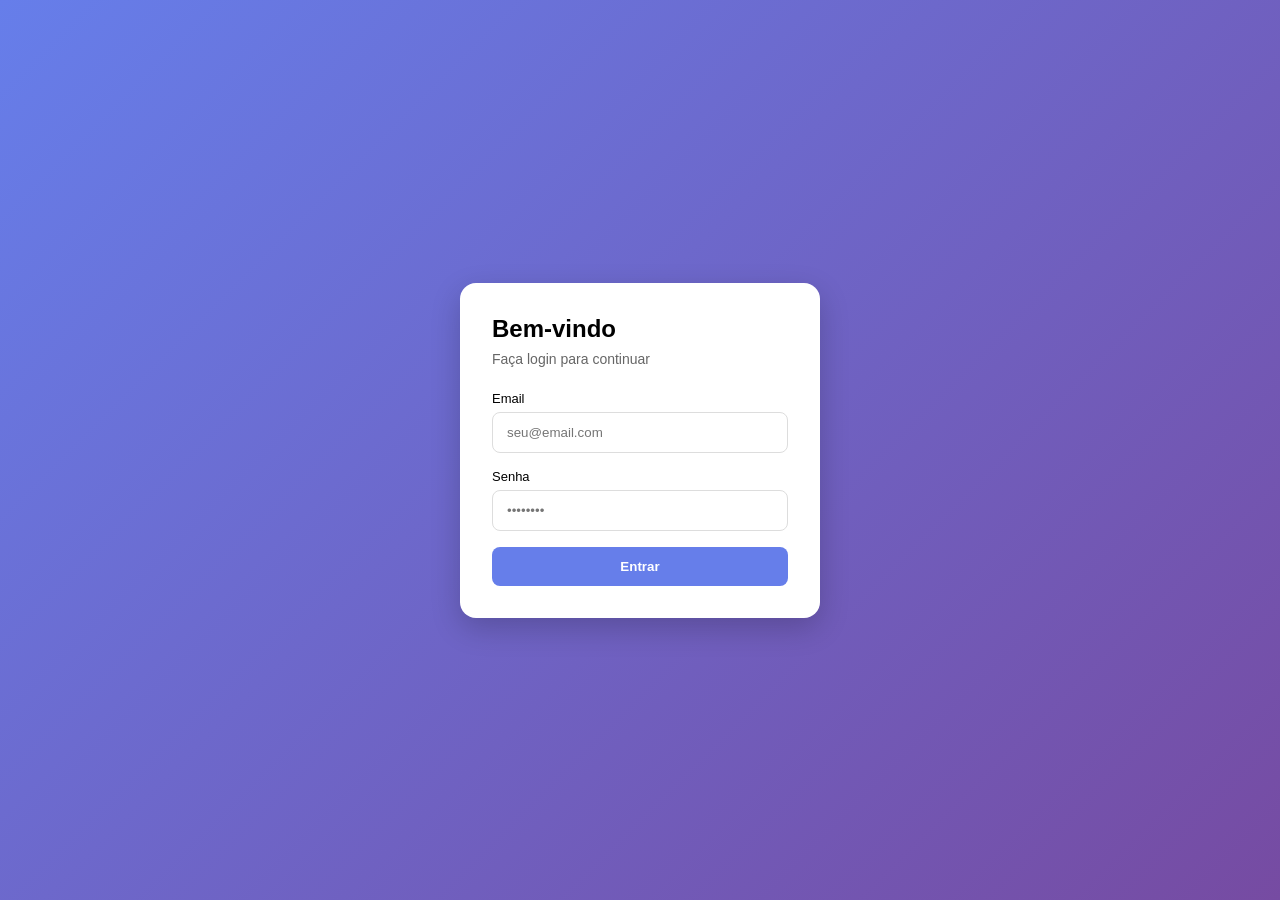
<file: index.html>
<!DOCTYPE html>
<html lang="pt-BR">
<head>
<link rel="shortcut icon" type="image/x-icon" href="favicon.ico">
<meta charset="UTF-8">
<meta name="viewport" content="width=device-width, initial-scale=1.0">
<title>Vision - Site Completo</title>
<style>
*{margin:0;padding:0;box-sizing:border-box;font-family:'Segoe UI',sans-serif}
body{background:#f0f2f5;min-height:100vh}

/* TELAS - SISTEMA DE ROTAS */
.page{display:none;min-height:100vh}
.page.active{display:flex}

/* LOGIN */
#page-login{background:linear-gradient(135deg,#667eea,#764ba2);align-items:center;justify-content:center}
.card-login{background:#fff;width:360px;padding:32px;border-radius:16px;box-shadow:0 10px 30px rgba(0,0,0,.2)}
.card-login h1{font-size:24px;margin-bottom:8px}
.card-login p{font-size:14px;color:#666;margin-bottom:24px}
.input-group{margin-bottom:16px}
.input-group label{font-size:13px;display:block;margin-bottom:6px}
.input-group input{width:100%;padding:12px 14px;border:1px solid #ddd;border-radius:8px;outline:none}
.input-group input:focus{border-color:#667eea;box-shadow:0 0 0 3px rgba(102,126,234,.15)}
.btn{width:100%;padding:12px;border:none;border-radius:8px;background:#667eea;color:#fff;font-weight:600;cursor:pointer;transition:.2s}
.btn:hover{background:#5a6fd6}

/* SUCESSO SPLIT */
#page-sucesso{background:#fff}
.left{flex:1;background:linear-gradient(135deg,#667eea,#764ba2);display:flex;align-items:center;justify-content:center;color:#fff;padding:40px}
.left h2{font-size:36px;line-height:1.2}
.right{flex:1;display:flex;align-items:center;justify-content:center;background:#f8fafc}
.card-sucesso{background:#fff;width:380px;padding:40px 32px;border-radius:20px;box-shadow:0 10px 30px rgba(0,0,0,.08);text-align:center}
.icon{width:72px;height:72px;background:#22c55e;color:#fff;font-size:40px;display:flex;align-items:center;justify-content:center;border-radius:50%;margin:0 auto 20px}
.btn-dark{background:#111;width:100%;padding:13px;border:none;border-radius:10px;color:#fff;font-weight:600;cursor:pointer}

/* DASHBOARD */
#page-dashboard{flex-direction:column}
.topbar{height:60px;background:#fff;display:flex;align-items:center;justify-content:space-between;padding:0 24px;box-shadow:0 2px 8px rgba(0,0,0,.05)}
.container{padding:24px;display:grid;grid-template-columns:repeat(auto-fit,minmax(220px,1fr));gap:16px;max-width:1000px;margin:0 auto;width:100%}
.box{background:#fff;padding:20px;border-radius:14px;box-shadow:0 2px 10px rgba(0,0,0,.05);cursor:pointer;transition:.2s}
.box:hover{transform:translateY(-3px)}
.btnSair{padding:8px 14px;border:none;border-radius:8px;background:#eee;cursor:pointer}
</style>
</head>
<body>

<!-- PAGINA 1 - LOGIN -->
<div id="page-login" class="page active">
  <div class="card-login">
    <h1>Bem-vindo</h1>
    <p>Faça login para continuar</p>
    <form id="formLogin">
      <div class="input-group">
        <label>Email</label>
        <input type="email" id="email" placeholder="seu@email.com" required>
      </div>
      <div class="input-group">
        <label>Senha</label>
        <input type="password" id="senha" placeholder="••••••••" required>
      </div>
      <button class="btn" type="submit">Entrar</button>
    </form>
  </div>
</div>

<!-- PAGINA 2 - SUCESSO SPLIT -->
<div id="page-sucesso" class="page">
  <div class="left"><h2>Acesso liberado<br>com sucesso!</h2></div>
  <div class="right">
    <div class="card-sucesso">
      <div class="icon">✓</div>
      <h1>Tudo certo!</h1>
      <p>Seu login foi validado.<br>Você já pode acessar o sistema.</p>
      <button class="btn-dark" onclick="navigate('dashboard')">Ir para o painel</button>
    </div>
  </div>
</div>

<!-- PAGINA 3 - DASHBOARD -->
<div id="page-dashboard" class="page">
  <div class="topbar">
    <b id="userName">Olá, usuário 👋</b>
    <button class="btnSair" onclick="sessionStorage.removeItem('userEmail');navigate('login')">Sair</button>
  </div>
  <div class="container">
    <div class="box" onclick="window.location.href='dashboard.html'"><h3>📊 Dashboard</h3><p>Visão geral do sistema</p></div>
    <div class="box"><h3>👥 Clientes</h3><p>Gerenciar clientes</p></div>
    <div class="box"><h3>📦 Produtos</h3><p>Controle de estoque</p></div>
    <div class="box"><h3>⚙️ Config</h3><p>Ajustes do sistema</p></div>
  </div>
</div>

<script>
// FUNÇÃO PARA TROCAR DE PAGINA (sem recarregar - resolve o Page not found)
function navigate(page){
  document.querySelectorAll('.page').forEach(p => p.classList.remove('active'));
  document.getElementById('page-'+page).classList.add('active');
}

// LOGIN -> SUCESSO
document.getElementById('formLogin').addEventListener('submit', function(e){
  e.preventDefault();
  const email = document.getElementById('email').value;
  if(email){
    document.getElementById('userName').innerText = 'Olá, ' + email + ' 👋';
    sessionStorage.setItem('userEmail', email); // guarda o login para as outras páginas
    navigate('sucesso');
  }
});

// Se já estiver logado (ex.: voltou do dashboard.html), vai direto para a tela inicial
const emailLogado = sessionStorage.getItem('userEmail');
if(emailLogado){
  document.getElementById('userName').innerText = 'Olá, ' + emailLogado + ' 👋';
  navigate('dashboard');
}
</script>

</body>
</html>


<!-- COLE ISSO NO FINAL DO SEU HTML, ANTES DO </body> - NÃO ALTERA SUA TELA -->
<style>
  #login-aceito-overlay{position:fixed;inset:0;background:rgba(15,23,42,.65);backdrop-filter:blur(6px);display:none;place-items:center;z-index:9999;padding:20px}
  #login-aceito-overlay.show{display:grid}
  .login-notif-box{background:#fff;width:100%;max-width:380px;border-radius:18px;overflow:hidden;animation:popIn .4s cubic-bezier(.34,1.56,.64,1);font-family:'Segoe UI',sans-serif}
  .login-notif-head{background:linear-gradient(135deg,#10b981,#059669);color:#fff;padding:22px;text-align:center}
  .login-notif-head .ico{width:58px;height:58px;background:#fff;color:#10b981;border-radius:50%;display:grid;place-items:center;font-size:28px;margin:0 auto 10px;font-weight:800}
  .login-notif-body{padding:20px;color:#0f172a}
  .login-email-preview{background:#f8fafc;border:1px dashed #cbd5e1;border-radius:10px;padding:12px;font-size:13px;margin:12px 0}
  .login-tag{display:inline-block;background:#dcfce7;color:#166534;padding:4px 10px;border-radius:20px;font-size:11px;font-weight:700}
  .login-row{display:flex;justify-content:space-between;font-size:13px;padding:5px 0;border-bottom:1px solid #f1f5f9}
  @keyframes popIn{from{transform:scale(.85);opacity:0}to{transform:scale(1);opacity:1}}
  #login-toast{position:fixed;bottom:20px;right:20px;background:#111827;color:#fff;padding:14px 18px;border-radius:12px;display:none;align-items:center;gap:10px;z-index:10000;font-family:'Segoe UI',sans-serif;box-shadow:0 10px 30px rgba(0,0,0,.3);border-left:4px solid #10b981}
  #login-toast.show{display:flex;animation:slide .3s ease}
  @keyframes slide{from{transform:translateX(100%)}to{transform:translateX(0)}}
</style>

<div id="login-aceito-overlay" onclick="if(event.target===this) fecharNotifLogin()">
  <div class="login-notif-box">
    <div class="login-notif-head">
      <div class="ico">✓</div>
      <h3 style="margin:0;font-size:19px">Login Aceito!</h3>
      <p style="margin:4px 0 0;font-size:13px;opacity:.9">Notificação por e-mail enviada</p>
    </div>
    <div class="login-notif-body">
      <span class="login-tag">📧 E-MAIL ENVIADO</span>
      <div class="login-email-preview">
        <b>Para:</b> <span id="notif-email-para">usuario@email.com</span><br>
        <b>Assunto:</b> Novo acesso detectado
      </div>
      <div class="login-row"><span>📅 Data:</span><b id="notif-data">-</b></div>
      <div class="login-row"><span>⏰ Hora:</span><b id="notif-hora">-</b></div>
      <div class="login-row"><span>🌐 IP:</span><b id="notif-ip">-</b></div>
      <button onclick="fecharNotifLogin()" style="width:100%;margin-top:16px;padding:12px;background:#0f172a;color:#fff;border:none;border-radius:10px;font-weight:700;cursor:pointer">OK, entendi</button>
    </div>
  </div>
</div>

<div id="login-toast">📧 E-mail de login enviado para <b id="toast-email" style="margin-left:4px"></b></div>

<script>
// FUNÇÃO PRINCIPAL - CHAME ELA QUANDO O LOGIN FOR ACEITO
function mostrarNotificacaoLoginAceito(emailDoUsuario) {
  const agora = new Date();
  document.getElementById('notif-email-para').innerText = emailDoUsuario || 'seu e-mail';
  document.getElementById('toast-email').innerText = emailDoUsuario || 'seu e-mail';
  document.getElementById('notif-data').innerText = agora.toLocaleDateString('pt-BR');
  document.getElementById('notif-hora').innerText = agora.toLocaleTimeString('pt-BR');
  document.getElementById('notif-ip').innerText = '189.' + Math.floor(Math.random()*200) + '.' + Math.floor(Math.random()*200) + '.XX';

  // Mostra modal e toast
  document.getElementById('login-aceito-overlay').classList.add('show');
  const toast = document.getElementById('login-toast');
  toast.classList.add('show');
  setTimeout(()=> toast.classList.remove('show'), 4000);

  // Aqui entra seu envio real de e-mail se tiver backend
  // fetch('seu-backend.php', {method:'POST', body: JSON.stringify({email: emailDoUsuario})})
}

function fecharNotifLogin(){
  document.getElementById('login-aceito-overlay').classList.remove('show');
}

// EXEMPLO DE INTEGRAÇÃO AUTOMÁTICA COM SEU FORM EXISTENTE
// Se seu botão de login tem id="btnLogin", ele já vai funcionar sozinho
document.addEventListener('DOMContentLoaded', ()=>{
  const btn = document.querySelector('button[type="submit"], #btnLogin, .btn-login');
  if(btn){
    btn.addEventListener('click', (e)=>{
      // Só mostra se o login for considerado válido
      // Troque essa validação pela sua
      const emailInput = document.querySelector('input[type="email"]');
      const email = emailInput ? emailInput.value : 'usuario@email.com';
      if(email && email.includes('@')){
        setTimeout(()=> mostrarNotificacaoLoginAceito(email), 300);
      }
    });
  }
});
</script>
<!-- FIM DO BLOCO -->
</file>
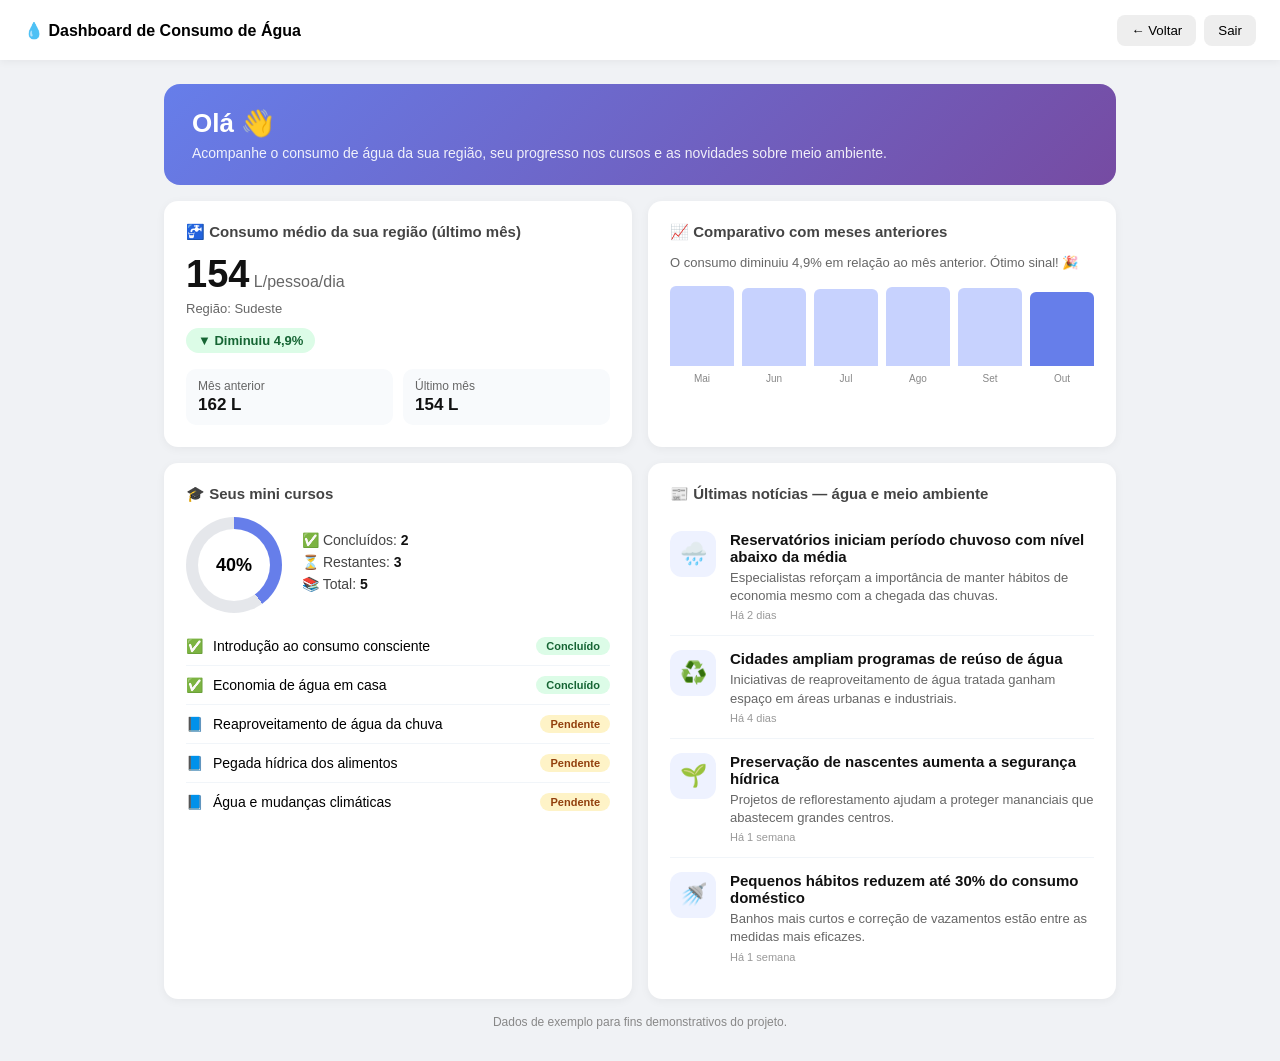
<file: dashboard.html>
<!DOCTYPE html>
<html lang="pt-BR">
<head>
<meta charset="UTF-8">
<meta name="viewport" content="width=device-width, initial-scale=1.0">
<title>Vision - Dashboard</title>
<style>
*{margin:0;padding:0;box-sizing:border-box;font-family:'Segoe UI',sans-serif}
body{background:#f0f2f5;min-height:100vh}
.page{display:none;min-height:100vh}
.page.active{display:flex}
.topbar{height:60px;background:#fff;display:flex;align-items:center;justify-content:space-between;padding:0 24px;box-shadow:0 2px 8px rgba(0,0,0,.05)}
.btnSair{padding:8px 14px;border:none;border-radius:8px;background:#eee;cursor:pointer}

/* PAINEL DE DADOS (Dashboard de consumo de água) */
#page-dados{flex-direction:column}
.topbar-actions{display:flex;gap:8px}
.dados-wrap{padding:24px;max-width:1000px;margin:0 auto;width:100%;display:flex;flex-direction:column;gap:16px}
.dados-hero{background:linear-gradient(135deg,#667eea,#764ba2);color:#fff;border-radius:16px;padding:24px 28px}
.dados-hero h2{font-size:26px;margin-bottom:6px}
.dados-hero p{font-size:14px;opacity:.9}
.grid-2{display:grid;grid-template-columns:repeat(auto-fit,minmax(300px,1fr));gap:16px}
.card-d{background:#fff;padding:22px;border-radius:14px;box-shadow:0 2px 10px rgba(0,0,0,.05)}
.card-d h3{font-size:15px;color:#444;margin-bottom:14px}
.big{font-size:38px;font-weight:700;color:#111;line-height:1}
.big small{font-size:16px;font-weight:500;color:#666}
.sub{font-size:13px;color:#666;margin-top:8px}
.tag-var{display:inline-flex;align-items:center;gap:6px;padding:5px 12px;border-radius:20px;font-size:13px;font-weight:700;margin-top:12px}
.tag-var.down{background:#dcfce7;color:#166534}
.tag-var.up{background:#fee2e2;color:#991b1b}
.compare{display:flex;gap:10px;margin-top:16px}
.compare div{flex:1;background:#f8fafc;border-radius:10px;padding:10px 12px;font-size:12px;color:#666}
.compare b{display:block;font-size:17px;color:#111;margin-top:2px}
.bars{display:flex;align-items:flex-end;gap:8px;height:80px;margin-top:16px}
.bars span{flex:1;background:#c7d2fe;border-radius:6px 6px 0 0;position:relative}
.bars span.cur{background:#667eea}
.bars span em{position:absolute;bottom:-18px;left:50%;transform:translateX(-50%);font-size:10px;font-style:normal;color:#888}
.progress-box{display:flex;align-items:center;gap:20px}
.ring{width:96px;height:96px;border-radius:50%;display:grid;place-items:center;flex-shrink:0}
.ring div{width:72px;height:72px;background:#fff;border-radius:50%;display:grid;place-items:center;font-weight:700;font-size:18px}
.stat-line{font-size:14px;margin-bottom:6px;color:#444}
.stat-line b{color:#111}
.curso-item{display:flex;align-items:center;gap:10px;padding:10px 0;border-bottom:1px solid #f1f5f9;font-size:14px}
.curso-item:last-child{border-bottom:none}
.badge-c{margin-left:auto;font-size:11px;font-weight:700;padding:3px 10px;border-radius:20px}
.badge-c.ok{background:#dcfce7;color:#166534}
.badge-c.pend{background:#fef3c7;color:#92400e}
.noticia{display:flex;gap:14px;padding:14px 0;border-bottom:1px solid #f1f5f9}
.noticia:last-child{border-bottom:none}
.noticia .emoji{width:46px;height:46px;border-radius:12px;background:#eef2ff;display:grid;place-items:center;font-size:22px;flex-shrink:0}
.noticia h4{font-size:15px;color:#111;margin-bottom:4px}
.noticia p{font-size:13px;color:#666;line-height:1.4}
.noticia small{font-size:11px;color:#999;display:block;margin-top:4px}
.aviso-demo{font-size:12px;color:#888;text-align:center;padding-bottom:8px}
</style>
</head>
<body>

<!-- DASHBOARD DE DADOS (consumo de água) -->
<div id="page-dados" class="page active">
  <div class="topbar">
    <b>💧 Dashboard de Consumo de Água</b>
    <div class="topbar-actions">
      <button class="btnSair" onclick="window.location.href='index.html'">← Voltar</button>
      <button class="btnSair" onclick="sessionStorage.removeItem('userEmail');window.location.href='index.html'">Sair</button>
    </div>
  </div>

  <div class="dados-wrap">
    <div class="dados-hero">
      <h2 id="dadosSaudacao">Olá 👋</h2>
      <p>Acompanhe o consumo de água da sua região, seu progresso nos cursos e as novidades sobre meio ambiente.</p>
    </div>

    <div class="grid-2">
      <!-- Consumo médio da região -->
      <div class="card-d">
        <h3>🚰 Consumo médio da sua região (último mês)</h3>
        <div class="big" id="consumoAtual">--<small> L/pessoa/dia</small></div>
        <div class="sub" id="regiaoNome">Região: --</div>
        <span class="tag-var" id="tagVariacao">--</span>
        <div class="compare">
          <div>Mês anterior<b id="consumoAnterior">--</b></div>
          <div>Último mês<b id="consumoAtual2">--</b></div>
        </div>
      </div>

      <!-- Comparativo -->
      <div class="card-d">
        <h3>📈 Comparativo com meses anteriores</h3>
        <div class="sub" id="textoComparativo" style="margin-top:0">--</div>
        <div class="bars" id="barras" style="margin-bottom:24px"></div>
      </div>
    </div>

    <div class="grid-2">
      <!-- Cursos -->
      <div class="card-d">
        <h3>🎓 Seus mini cursos</h3>
        <div class="progress-box">
          <div class="ring" id="anel"><div id="anelTexto">0%</div></div>
          <div>
            <div class="stat-line">✅ Concluídos: <b id="cursosConcluidos">0</b></div>
            <div class="stat-line">⏳ Restantes: <b id="cursosRestantes">0</b></div>
            <div class="stat-line">📚 Total: <b id="cursosTotal">0</b></div>
          </div>
        </div>
        <div id="listaCursos" style="margin-top:14px"></div>
      </div>

      <!-- Notícias -->
      <div class="card-d">
        <h3>📰 Últimas notícias — água e meio ambiente</h3>
        <div id="listaNoticias"></div>
      </div>
    </div>

    <div class="aviso-demo">Dados de exemplo para fins demonstrativos do projeto.</div>
  </div>
</div>

<script>
// ===== DADOS DO PAINEL (troque por dados reais / API quando tiver backend) =====
const DADOS = {
  regiao: 'Sudeste',
  consumoAtual: 154,      // L/pessoa/dia no último mês
  consumoAnterior: 162,   // L/pessoa/dia no mês anterior
  historico: [
    {mes:'Mai', valor:165},
    {mes:'Jun', valor:160},
    {mes:'Jul', valor:158},
    {mes:'Ago', valor:163},
    {mes:'Set', valor:162},
    {mes:'Out', valor:154}
  ],
  cursos: [
    {nome:'Introdução ao consumo consciente', concluido:true},
    {nome:'Economia de água em casa', concluido:true},
    {nome:'Reaproveitamento de água da chuva', concluido:false},
    {nome:'Pegada hídrica dos alimentos', concluido:false},
    {nome:'Água e mudanças climáticas', concluido:false}
  ],
  noticias: [
    {emoji:'🌧️', titulo:'Reservatórios iniciam período chuvoso com nível abaixo da média', texto:'Especialistas reforçam a importância de manter hábitos de economia mesmo com a chegada das chuvas.', data:'Há 2 dias'},
    {emoji:'♻️', titulo:'Cidades ampliam programas de reúso de água', texto:'Iniciativas de reaproveitamento de água tratada ganham espaço em áreas urbanas e industriais.', data:'Há 4 dias'},
    {emoji:'🌱', titulo:'Preservação de nascentes aumenta a segurança hídrica', texto:'Projetos de reflorestamento ajudam a proteger mananciais que abastecem grandes centros.', data:'Há 1 semana'},
    {emoji:'🚿', titulo:'Pequenos hábitos reduzem até 30% do consumo doméstico', texto:'Banhos mais curtos e correção de vazamentos estão entre as medidas mais eficazes.', data:'Há 1 semana'}
  ]
};

function renderDados(){
  const d = DADOS;

  // Consumo e variação
  document.getElementById('consumoAtual').innerHTML = d.consumoAtual + '<small> L/pessoa/dia</small>';
  document.getElementById('regiaoNome').innerText = 'Região: ' + d.regiao;
  document.getElementById('consumoAtual2').innerText = d.consumoAtual + ' L';
  document.getElementById('consumoAnterior').innerText = d.consumoAnterior + ' L';

  const diff = d.consumoAtual - d.consumoAnterior;
  const pct = Math.abs(diff / d.consumoAnterior * 100).toFixed(1).replace('.', ',');
  const tag = document.getElementById('tagVariacao');
  if(diff < 0){
    tag.className = 'tag-var down';
    tag.innerText = '▼ Diminuiu ' + pct + '%';
    document.getElementById('textoComparativo').innerText = 'O consumo diminuiu ' + pct + '% em relação ao mês anterior. Ótimo sinal! 🎉';
  } else if(diff > 0){
    tag.className = 'tag-var up';
    tag.innerText = '▲ Aumentou ' + pct + '%';
    document.getElementById('textoComparativo').innerText = 'O consumo aumentou ' + pct + '% em relação ao mês anterior. Vamos economizar mais? 💧';
  } else {
    tag.className = 'tag-var';
    tag.innerText = '= Sem variação';
    document.getElementById('textoComparativo').innerText = 'O consumo se manteve igual ao mês anterior.';
  }

  // Gráfico de barras
  const max = Math.max(...d.historico.map(h => h.valor));
  document.getElementById('barras').innerHTML = d.historico.map((h, i) => {
    const alt = Math.round(h.valor / max * 100);
    const cur = i === d.historico.length - 1 ? ' cur' : '';
    return '<span class="' + cur.trim() + '" style="height:' + alt + '%" title="' + h.valor + ' L"><em>' + h.mes + '</em></span>';
  }).join('');

  // Cursos
  const total = d.cursos.length;
  const concl = d.cursos.filter(c => c.concluido).length;
  const perc = Math.round(concl / total * 100);
  document.getElementById('cursosTotal').innerText = total;
  document.getElementById('cursosConcluidos').innerText = concl;
  document.getElementById('cursosRestantes').innerText = total - concl;
  document.getElementById('anelTexto').innerText = perc + '%';
  document.getElementById('anel').style.background = 'conic-gradient(#667eea ' + perc + '%, #e5e7eb 0)';
  document.getElementById('listaCursos').innerHTML = d.cursos.map(c =>
    '<div class="curso-item"><span>' + (c.concluido ? '✅' : '📘') + '</span><span>' + c.nome + '</span>' +
    '<span class="badge-c ' + (c.concluido ? 'ok' : 'pend') + '">' + (c.concluido ? 'Concluído' : 'Pendente') + '</span></div>'
  ).join('');

  // Notícias
  document.getElementById('listaNoticias').innerHTML = d.noticias.map(n =>
    '<div class="noticia"><div class="emoji">' + n.emoji + '</div><div><h4>' + n.titulo + '</h4><p>' + n.texto + '</p><small>' + n.data + '</small></div></div>'
  ).join('');
}
renderDados();

// Saudação com o e-mail guardado no login
const emailLogado = sessionStorage.getItem('userEmail');
if(emailLogado){
  document.getElementById('dadosSaudacao').innerText = 'Olá, ' + emailLogado + ' 👋';
}
</script>

</body>
</html>
</file>
